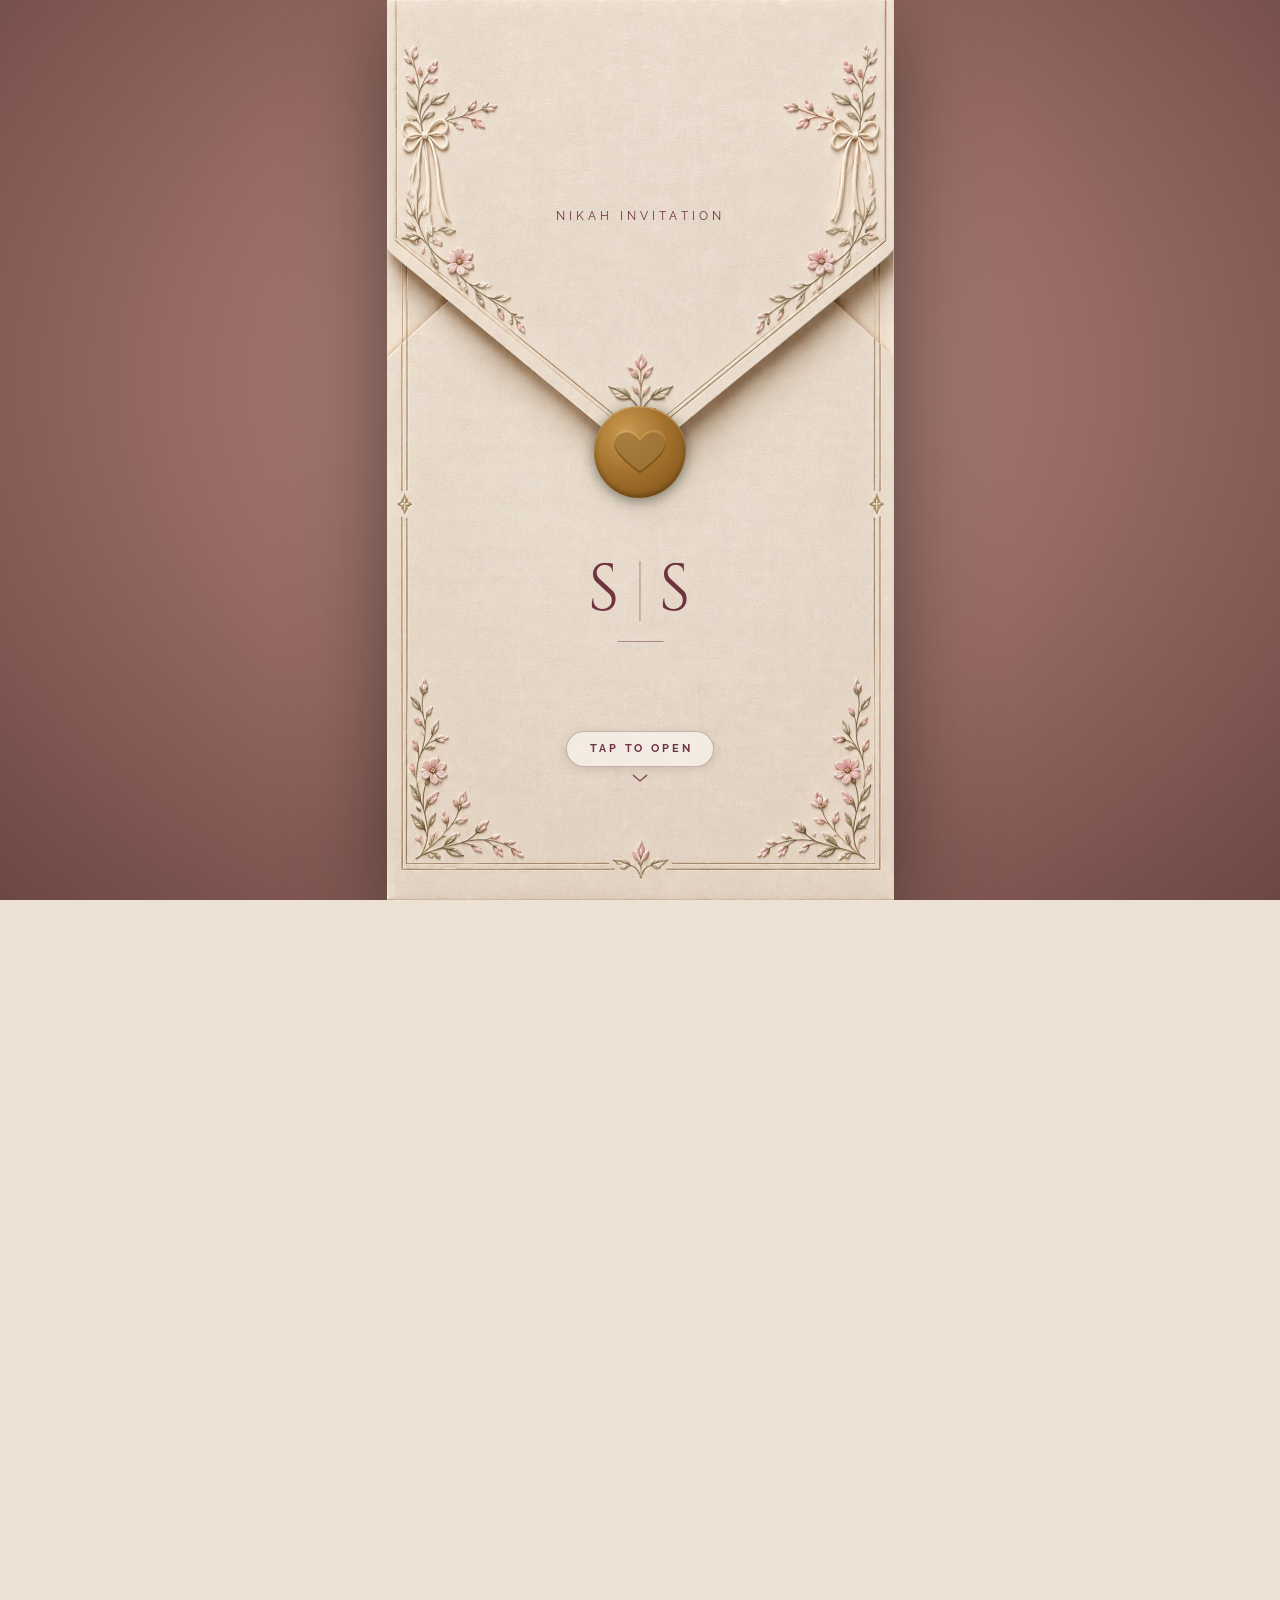
<file: index.html>
<!DOCTYPE html>
<html lang="en">

<head>
  <meta charset="utf-8" />
  <meta name="viewport" content="width=device-width, initial-scale=1, viewport-fit=cover" />
  <meta name="theme-color" content="#4c6546" />
  <title>Aysha Shalofa &amp; Farooq Mohammed Shafeeq — Nikah Invitation</title>
  <meta name="description"
    content="Mr Iliyas &amp; Mrs Maimoona cordially invite you to the Nikah ceremony of their beloved daughter Aysha Shalofa with Farooq Mohammed Shafeeq on Thursday, 10 December 2026 at Royal Garden Beach Resort, Ullal, Mangaluru." />

  <!-- Favicon -->
  <link rel="icon" href="assets/images/favicon.png" type="image/png" />
  <link rel="apple-touch-icon" href="assets/images/favicon.png" />

  <!-- Stylesheet -->
  <link rel="stylesheet" href="style.css" />
</head>

<body>

  <!-- Background Audio Element -->
  <audio id="bg-audio" preload="auto" loop playsinline webkit-playsinline>
    <source src="assets/audio/Music-fixed.mp3" type="audio/mpeg" />
    Your browser does not support the audio element.
  </audio>

  <!-- Floating Music Toggle Button -->
  <button id="music-toggle-btn" type="button" aria-label="Toggle background music">
    <svg width="20" height="20" viewBox="0 0 24 24" fill="none" aria-hidden="true">
      <path d="M9 18V5l12-2v13" stroke="currentColor" stroke-width="1.8" stroke-linecap="round"
        stroke-linejoin="round" />
      <circle cx="6" cy="18" r="3" stroke="currentColor" stroke-width="1.8" />
      <circle cx="18" cy="16" r="3" stroke="currentColor" stroke-width="1.8" />
    </svg>
  </button>


  <!-- ========================================================================
       1. Envelope Opening Screen Overlay
       ======================================================================== -->
  <div id="envelope-overlay" role="button" tabindex="0" aria-label="Tap to open the Nikah invitation">
    <div class="envelope-stage">

      <!-- 1. Interior Backing -->
      <div class="envelope-interior-backing" aria-hidden="true"></div>

      <!-- 2. Sliding Card Inside -->
      <div class="envelope-card-inside" aria-hidden="true">
        <div class="envelope-card-inside-inner">
          <div class="envelope-card-inside-content">
            <p class="envelope-card-inside-bismillah" dir="rtl" lang="ar">
              بِسْمِ اللَّهِ الرَّحْمَٰنِ الرَّحِيمِ
            </p>
          </div>
        </div>
      </div>

      <!-- 3. Lower Pocket Body -->
      <div class="envelope-pocket-body" aria-hidden="true"></div>

      <!-- 4. Upper Flap (Rotates on Open) -->
      <div class="envelope-upper-flap">
        <div class="envelope-flap-text">
          <p id="envelope-subtitle" class="envelope-flap-subtitle">Nikah Invitation</p>
        </div>
      </div>

      <!-- 5. Pocket Monogram & Initials -->
      <div class="envelope-pocket-monogram" aria-hidden="true">
        <div class="envelope-initials-row">
          <span id="envelope-initial-1" class="envelope-initial-letter">S</span>
          <span class="envelope-initials-divider"></span>
          <span id="envelope-initial-2" class="envelope-initial-letter">S</span>
        </div>
        <div class="envelope-monogram-underline"></div>
      </div>

    </div>

    <!-- 6. Gold Wax Seal with Heart Stamp -->
    <div id="wax-seal-wrapper" class="wax-seal-wrapper" aria-hidden="true">
      <div class="wax-seal-container">
        <!-- Left Half of Seal -->
        <div class="wax-seal-half left"></div>
        <!-- Right Half of Seal -->
        <div class="wax-seal-half right"></div>
        <!-- Heart Motif SVG -->
        <svg class="wax-seal-heart-svg" viewBox="0 0 24 24">
          <path
            d="M12 17.6s-4.9-3.2-6.3-6.1c-1-2 .1-4.3 2.3-4.6 1.6-.2 2.9.8 4 2.2 1.1-1.4 2.4-2.4 4-2.2 2.2.3 3.3 2.6 2.3 4.6-1.4 2.9-6.3 6.1-6.3 6.1z"
            fill="#6d4510" opacity=".62" />
          <path
            d="M12 16.9s-4.9-3.2-6.3-6.1c-1-2 .1-4.3 2.3-4.6 1.6-.2 2.9.8 4 2.2 1.1-1.4 2.4-2.4 4-2.2 2.2.3 3.3 2.6 2.3 4.6-1.4 2.9-6.3 6.1-6.3 6.1z"
            fill="#e0b878" opacity=".30" />
        </svg>
      </div>
    </div>

    <!-- 7. Tap to Open Prompt -->
    <div class="tap-to-open-prompt" aria-hidden="true">
      <span class="tap-to-open-badge">Tap to Open</span>
      <svg class="tap-to-open-chevron" width="16" height="9" viewBox="0 0 16 9" fill="none">
        <path d="M1.4 1.4 L8 7 L14.6 1.4" stroke="#6e3540" stroke-width="1.6" stroke-linecap="round"
          stroke-linejoin="round" />
      </svg>
    </div>
  </div>

  <!-- ========================================================================
       2. Main Invitation Content
       ======================================================================== -->
  <main id="invitation-content" class="lt-root">

    <!-- Page 1: Islamic Opening (Bismillah & Transparent Walking Couple) -->
    <section class="lt-page lt-opening-page" aria-label="Bismillah">
      <div class="lt-page-bg-blur" aria-hidden="true"></div>
      <div class="lt-page-bg-crisp" aria-hidden="true"></div>

      <div class="lt-page-inner lt-opening-page-inner">
        <!-- Bud Stem Ornament -->
        <div id="bismillah-bud-slot"></div>
        <!-- Arabic Calligraphy -->
        <p id="bismillah-arabic" class="lt-bismillah-arabic" dir="rtl" lang="ar">
          بِسْمِ اللَّهِ الرَّحْمَٰنِ الرَّحِيمِ
        </p>
        <!-- Translation -->
        <p id="bismillah-trans" class="lt-bismillah-translation">
          In the name of Allah, the Most Gracious, the Most Merciful.
        </p>
        <!-- Animated Stitched Running Needle Divider -->
        <div class="stitch-line-slot" data-width="min(46vw, 200px)"></div>

        <!-- Couple Walking Animation (Directly on Linen Texture) -->
        <div class="lt-walking-container" aria-hidden="true">
          <canvas id="couple-walking-canvas" class="lt-walking-canvas"></canvas>
          <video id="couple-walking-video" class="lt-walking-video" autoplay muted loop playsinline webkit-playsinline x5-playsinline preload="auto">
            <source src="assets/images/couple-walking-pink-new.mp4" type="video/mp4">
          </video>
        </div>
      </div>

      <!-- Bouncing Scroll Hint -->
      <div class="lt-scroll-hint" aria-hidden="true">
        <svg width="18" height="10" viewBox="0 0 18 10" fill="none">
          <path d="M1.5 1.5 L9 8.5 L16.5 1.5" stroke="#a86860" stroke-width="1.6" stroke-linecap="round"
            stroke-linejoin="round" />
        </svg>
      </div>

      <!-- Bottom Stitch Separator -->
      <div class="lt-stitch-separator" aria-hidden="true"></div>
    </section>

    <!-- Page 2: Quranic Verse (Surah Ar-Rum) -->
    <section class="lt-page" aria-label="Surah Ar-Rum Verse">
      <div class="lt-page-bg-blur" aria-hidden="true"></div>
      <div class="lt-page-bg-crisp" aria-hidden="true"></div>

      <div class="lt-page-inner lt-verse-page-inner">
        <!-- Floral Spray Ornament -->
        <div id="verse-spray-slot"></div>
        <!-- Arabic Verse -->
        <p id="verse-arabic" class="lt-verse-arabic" dir="rtl" lang="ar"></p>
        <!-- Citation -->
        <p id="verse-ref" class="lt-verse-reference"></p>
        <!-- English Translation -->
        <p id="verse-trans" class="lt-verse-translation"></p>
        <!-- Animated Stitched Running Needle Divider -->
        <div class="stitch-line-slot" data-width="min(46vw, 200px)"></div>
      </div>

      <!-- Bouncing Scroll Hint -->
      <div class="lt-scroll-hint" aria-hidden="true">
        <svg width="18" height="10" viewBox="0 0 18 10" fill="none">
          <path d="M1.5 1.5 L9 8.5 L16.5 1.5" stroke="#a86860" stroke-width="1.6" stroke-linecap="round"
            stroke-linejoin="round" />
        </svg>
      </div>

      <!-- Bottom Stitch Separator -->
      <div class="lt-stitch-separator" aria-hidden="true"></div>
    </section>

    <!-- Page 3: Hosts and Couple Hero Section -->
    <section class="lt-page lt-hero-page" aria-label="Hosts and Wedding Invitation">
      <div class="lt-page-bg-blur" aria-hidden="true"></div>
      <div class="lt-page-bg-crisp" aria-hidden="true"></div>

      <div class="lt-hero-page-inner">
        <!-- Host Eyebrow -->
        <span id="host-label" class="lt-host-label">WITH GREAT PLEASURE</span>
        <!-- Host Names -->
        <p id="hosted-by" class="lt-hosted-by">Mr Iliyas &amp; Mrs Maimoona</p>
        <!-- Host Address -->
        <p id="host-address" class="lt-host-address">Ullal, Mangaluru</p>
        <!-- Floral Divider Ornament -->
        <div id="hero-divider-slot" class="lt-hero-divider-wrap"></div>
        <!-- Host Intro Text -->
        <p id="host-intro" class="lt-host-intro">Cordially invite you to the nikah ceremony of our<br>beloved daughter
        </p>

        <!-- Couple Names Dashed Outline Box (100% Transparent Interior on Linen Background) -->
        <div class="lt-names-panel">
          <!-- Bride Name & Lineage -->
          <h1 id="bride-name" class="lt-couple-name">Aysha Shalofa</h1>
          <p id="bride-grandparents" class="lt-grandparents-text">Daughter of Mr Iliyas &amp; Mrs Maimoona</p>

          <!-- Names Joiner -->
          <div class="lt-joiner-row">
            <div class="lt-joiner-line"></div>
            <span id="names-joiner" class="lt-joiner-text">with</span>
            <div class="lt-joiner-line"></div>
          </div>

          <!-- Groom Name & Lineage -->
          <h1 id="groom-name" class="lt-couple-name">Farooq Mohammed Shafeeq</h1>
          <p id="groom-parents" class="lt-parents-text">Son of Mr Ummer Farooq &amp; Mrs. Maimuna</p>
          <p id="groom-house" class="lt-house-text" style="display:none"></p>

          <div class="lt-names-footer-divider" aria-hidden="true"></div>
        </div>
      </div>

      <!-- Bouncing Scroll Hint -->
      <div class="lt-scroll-hint" aria-hidden="true">
        <svg width="18" height="10" viewBox="0 0 18 10" fill="none">
          <path d="M1.5 1.5 L9 8.5 L16.5 1.5" stroke="#a86860" stroke-width="1.6" stroke-linecap="round"
            stroke-linejoin="round" />
        </svg>
      </div>

      <!-- Bottom Stitch Separator -->
      <div class="lt-stitch-separator" aria-hidden="true"></div>
    </section>

    <!-- Section 4: Ceremony Details & Embroidery Hoop -->
    <section class="lt-ceremony-section" aria-label="The Nikah Ceremony">
      <!-- Animated Stitched Running Needle Divider -->
      <div class="stitch-line-slot" data-width="min(64vw, 300px)"></div>

      <p class="lt-eyebrow" style="margin-top: 18px;">NIKAH</p>
      <h2 id="ceremony-heading" class="lt-ceremony-heading">The Nikah</h2>
      <p id="ceremony-subtitle" class="lt-ceremony-subtitle">In Sha Allah</p>

      <!-- Wooden Embroidery Hoop Date Display -->
      <div id="ceremony-hoop-slot" class="lt-hoop-container">
        <div class="lt-hoop-inner-content">
          <span id="hoop-weekday" class="lt-hoop-weekday">THURSDAY</span>
          <span id="hoop-day" class="lt-hoop-day">10</span>
          <span id="hoop-month-year" class="lt-hoop-month-year">DECEMBER 2026</span>
          <div class="lt-hoop-divider" aria-hidden="true"></div>
          <span id="hoop-time" class="lt-hoop-time">AT 7:00 PM</span>
        </div>
      </div>

      <!-- Hijri Date & Schedule Note -->
      <p id="hijri-date" class="lt-hijri-date">1 RAJAB 1448 AH</p>
      <p id="lunch-note" class="lt-lunch-note">Nikah followed by Dinner</p>

      <!-- Floral Divider Ornament -->
      <div id="ceremony-divider-slot" style="width: 100%; margin: 30px 0 16px;"></div>

      <!-- Venue Details -->
      <div class="lt-venue-block">
        <span class="lt-venue-label">VENUE</span>
        <h3 class="lt-venue-heading"><a id="venue-name" class="lt-venue-name"
            href="https://maps.app.goo.gl/JpKH8pUQWJ98SSLL7" target="_blank" rel="noopener noreferrer">ROYAL GARDEN
            BEACH RESORT</a></h3>
        <p id="venue-address" class="lt-venue-address">16-91/4, Caico Beach Road, Mukkachery, Ullal, Mangaluru,
          Karnataka 575020, India</p>

        <!-- Action Buttons -->
        <div class="lt-action-buttons">
          <a id="btn-get-directions" class="lt-btn-directions" href="https://maps.app.goo.gl/JpKH8pUQWJ98SSLL7"
            target="_blank" rel="noopener noreferrer">
            <svg width="13" height="13" viewBox="0 0 24 24" fill="none" stroke="currentColor" stroke-width="2"
              stroke-linecap="round" stroke-linejoin="round" aria-hidden="true">
              <path d="M12 21s-7-6.2-7-11a7 7 0 0 1 14 0c0 4.8-7 11-7 11z" />
              <circle cx="12" cy="10" r="2.6" />
            </svg>
            View Location
          </a>

          <!-- Calendar Popover Menu -->
          <div class="lt-calendar-wrapper">
            <button id="btn-calendar-toggle" class="lt-btn-calendar" type="button" aria-haspopup="menu"
              aria-expanded="false">
              <svg width="13" height="13" viewBox="0 0 24 24" fill="none" stroke="currentColor" stroke-width="2"
                stroke-linecap="round" stroke-linejoin="round" aria-hidden="true">
                <rect x="3" y="4" width="18" height="18" rx="2" ry="2" />
                <line x1="16" y1="2" x2="16" y2="6" />
                <line x1="8" y1="2" x2="8" y2="6" />
                <line x1="3" y1="10" x2="21" y2="10" />
              </svg>
              Add to Calendar
            </button>
            <div id="calendar-dropdown" class="lt-calendar-dropdown" role="menu">
              <a id="cal-link-google" href="#" target="_blank" rel="noopener noreferrer" role="menuitem">
                <svg width="15" height="15" viewBox="0 0 24 24" fill="none" stroke="currentColor" stroke-width="2"
                  stroke-linecap="round" stroke-linejoin="round">
                  <rect x="3" y="4" width="18" height="18" rx="2" />
                  <line x1="16" y1="2" x2="16" y2="6" />
                  <line x1="8" y1="2" x2="8" y2="6" />
                  <line x1="3" y1="10" x2="21" y2="10" />
                </svg>
                Google Calendar
              </a>
              <button id="cal-btn-ics" type="button" role="menuitem">
                <svg width="15" height="15" viewBox="0 0 24 24" fill="none" stroke="currentColor" stroke-width="2"
                  stroke-linecap="round" stroke-linejoin="round">
                  <path d="M21 15v4a2 2 0 0 1-2 2H5a2 2 0 0 1-2-2v-4" />
                  <polyline points="7 10 12 15 17 10" />
                  <line x1="12" y1="15" x2="12" y2="3" />
                </svg>
                Apple / Outlook (.ics)
              </button>
            </div>
          </div>
        </div>

        <!-- Dress Code Block -->
        <div class="lt-dress-code-block">
          <span class="lt-dress-code-label">DRESS CODE</span>
          <p id="dress-code-text" class="lt-dress-code-text">Soft Pastel Colours</p>
        </div>
      </div>
    </section>

    <!-- Section 5: Countdown Section -->
    <section class="lt-countdown-section" aria-label="Event Countdown">
      <!-- Animated Stitched Running Needle Divider -->
      <div class="stitch-line-slot" data-width="min(46vw, 220px)"></div>

      <span id="countdown-label" class="lt-countdown-label">Counting down to the Nikah</span>

      <div class="lt-countdown-grid">
        <div class="lt-countdown-box">
          <div class="lt-countdown-card">
            <div class="lt-countdown-stitch" aria-hidden="true"></div>
            <div id="countdown-days" class="lt-countdown-num">00</div>
            <div class="lt-countdown-unit">Days</div>
          </div>
        </div>
        <div class="lt-countdown-box">
          <div class="lt-countdown-card">
            <div class="lt-countdown-stitch" aria-hidden="true"></div>
            <div id="countdown-hours" class="lt-countdown-num">00</div>
            <div class="lt-countdown-unit">Hours</div>
          </div>
        </div>
        <div class="lt-countdown-box">
          <div class="lt-countdown-card">
            <div class="lt-countdown-stitch" aria-hidden="true"></div>
            <div id="countdown-mins" class="lt-countdown-num">00</div>
            <div class="lt-countdown-unit">Mins</div>
          </div>
        </div>
        <div class="lt-countdown-box">
          <div class="lt-countdown-card">
            <div class="lt-countdown-stitch" aria-hidden="true"></div>
            <div id="countdown-secs" class="lt-countdown-num">00</div>
            <div class="lt-countdown-unit">Secs</div>
          </div>
        </div>
      </div>
    </section>

    <!-- Section 6: Footer Section -->
    <footer class="lt-footer-section">
      <!-- Stitch border line -->
      <div class="lt-footer-stitch-border" aria-hidden="true"></div>

      <div class="lt-footer-inner">
        <!-- Floral Spray Ornament -->
        <div id="footer-spray-slot" class="lt-footer-spray-wrap"></div>
        <!-- Couple Cursive Names -->
        <p id="footer-names" class="lt-footer-names">Shalofa &amp; Shafeeq</p>
        <!-- Wedding Date -->
        <p id="footer-date" class="lt-footer-date">10 DECEMBER 2026</p>
        <!-- Attribution -->
        <p class="lt-footer-credit">
          Created with <a href="https://www.instagram.com/shazneen_fathimaaaa?mdxt=YnJ5NnZmMzIya3ht" target="_blank"
            rel="noopener noreferrer">@shazneen_fathimaaaa</a>
        </p>
      </div>
    </footer>

  </main>

  <!-- Application Script -->
  <script src="script.js"></script>
</body>

</html>
</file>
<file: style.css>
/* ==========================================================================
   Linen Thread Pink - Wedding Invitation Stylesheet
   Aysha Shalofa & Farooq Mohammed Shafeeq
   ========================================================================== */

/* --- Google Fonts Import --- */
@import url('https://fonts.googleapis.com/css2?family=Aref+Ruqaa:wght@400;700&family=Cinzel:wght@400;600;700&family=Cormorant+Garamond:ital,wght@0,400;0,500;0,600;1,400;1,500&family=EB+Garamond:ital,wght@0,400;0,500;1,400;1,500&family=Ephesis&family=Great+Vibes&family=Montserrat:ital,wght@0,300;0,400;0,500;0,600;1,300;1,400;1,500&family=Playfair+Display:ital,wght@0,400;0,500;0,600;1,400;1,500&family=Plus+Jakarta+Sans:wght@400;500;600;700&family=Raleway:wght@300;400;600;700&family=Scheherazade+New:wght@400;700&display=swap');

/* --- CSS Custom Properties --- */
:root {
  /* Color Palette */
  --lt-bg-base: #ece1d3;
  --lt-card-bg: #f4ece1;
  --lt-text-ink: #5f5035;
  --lt-text-dark: #6c5c3c;
  --lt-burgundy-light: #a86860;
  --lt-burgundy-primary: #8e544d;
  --lt-burgundy-deep: #6e3540;
  --lt-burgundy-footer: #7d4a44;
  --lt-rose-soft: #e4aea2;
  --lt-rose-petal: #f0c9bf;
  --lt-rose-shade: #cf9188;
  --lt-sage-leaf: #a9a486;
  --lt-sage-stem: #8b8868;
  --lt-thread-stitch: #a5886b;
  --lt-cream-light: #f3e9de;
  --lt-wood-light: #cfa97c;
  --lt-wood-dark: #9a7548;
  --lt-interior-backing: #dccdbb;

  /* Typography */
  --lt-serif: 'Cormorant Garamond', 'Noto Serif', Georgia, serif;
  --lt-display: 'Cormorant Garamond', 'Playfair Display', Georgia, serif;
  --lt-script: 'Great Vibes', cursive;
  --lt-arabic: 'Amiri', 'Scheherazade New', 'Noto Naskh Arabic', serif;
  --lt-arabic-display: 'Aref Ruqaa', 'Amiri', serif;
  --lt-cinzel: 'Cinzel', 'Noto Serif', Georgia, serif;
  --lt-raleway: 'Raleway', sans-serif;

  /* Envelope Aspect Ratio: 941 / 1672 = 0.562799 */
  --envelope-ratio: 0.562799043062201;

  /* Linen weave CSS gradient texture */
  --linen-weave: repeating-linear-gradient(0deg, rgba(120,100,70,.05) 0 1px, transparent 1px 3px),
                 repeating-linear-gradient(90deg, rgba(120,100,70,.05) 0 1px, transparent 1px 3px);
}

/* --- Global Reset & Base Styles --- */
*, *::before, *::after {
  box-sizing: border-box;
  margin: 0;
  padding: 0;
}

html {
  scroll-behavior: smooth;
  -webkit-text-size-adjust: 100%;
  text-size-adjust: 100%;
}

body {
  margin: 0;
  padding: 0;
  background-color: var(--lt-bg-base);
  color: var(--lt-text-ink);
  font-family: var(--lt-serif);
  overflow-x: hidden;
  line-height: 1.5;
  -webkit-font-smoothing: antialiased;
  -moz-osx-font-smoothing: grayscale;
}

button {
  font: inherit;
  border: none;
  background: none;
  cursor: pointer;
}

a {
  color: inherit;
  text-decoration: none;
}

img {
  max-width: 100%;
  display: block;
}

/* ==========================================================================
   Envelope Opening Screen Overlay
   ========================================================================== */
#envelope-overlay {
  position: fixed;
  inset: 0;
  z-index: 100;
  cursor: pointer;
  overflow: hidden;
  opacity: 1;
  background: radial-gradient(ellipse at 50% 42%, #b48a83 0%, #966963 52%, #6d4742 100%);
  transition: opacity 0.75s ease;
}

#envelope-overlay.fading {
  opacity: 0;
  pointer-events: none;
}

#envelope-overlay.hidden {
  display: none !important;
}

.envelope-stage {
  position: absolute;
  inset: 0;
  margin: auto;
  width: min(100vw, calc(100svh * var(--envelope-ratio)));
  height: min(100svh, calc(100vw / var(--envelope-ratio)));
  perspective: 1400px;
  transform-style: preserve-3d;
  animation: fae-settle-c 1.1s cubic-bezier(.16, 1, .3, 1) both;
  filter: drop-shadow(0 18px 46px rgba(20, 26, 12, .55));
}

/* 1. Envelope Interior Backing */
.envelope-interior-backing {
  position: absolute;
  inset: 0;
  background: var(--lt-interior-backing);
}

/* 2. Invitation Card Inside Pocket */
.envelope-card-inside {
  position: absolute;
  left: 11%;
  width: 78%;
  top: 35%;
  height: 55%;
  border-radius: 3px 3px 2px 2px;
  background: #faf8f2;
  padding: 5px;
  box-shadow: 0 -6px 24px rgba(20, 26, 12, .34);
  transform: translateY(0);
  transition: transform 1.15s cubic-bezier(.22, 1, .36, 1) 0.46s;
  z-index: 1;
}

.envelope-card-inside.slide-up {
  transform: translateY(-67%);
}

.envelope-card-inside-inner {
  width: 100%;
  height: 100%;
  position: relative;
  background-image: url('assets/images/linen-thread-bg.webp');
  background-size: cover;
  background-position: center top;
  border: 1px solid rgba(165, 136, 107, 0.53);
}

.envelope-card-inside-content {
  position: absolute;
  inset: 0;
  display: flex;
  align-items: center;
  justify-content: center;
  text-align: center;
  padding: 8%;
}

.envelope-card-inside-bismillah {
  font-family: var(--lt-arabic-display);
  font-size: clamp(16px, 5.6vw, 30px);
  color: var(--lt-burgundy-primary);
  line-height: 1.7;
  margin: 0;
}

/* 3. Lower Pocket Body */
.envelope-pocket-body {
  position: absolute;
  inset: 0;
  background-image: url('assets/images/linen-thread-envelope.webp');
  background-size: 100% 100%;
  clip-path: polygon(0% 27.8%, 46% 49%, 49% 50.2%, 51% 50.2%, 54% 49%, 100% 27.8%, 100% 100%, 0% 100%);
  z-index: 2;
}

/* 4. Upper Flap (animated) */
.envelope-upper-flap {
  position: absolute;
  inset: 0;
  background-image: url('assets/images/linen-thread-envelope.webp');
  background-size: 100% 100%;
  clip-path: polygon(0% 0%, 100% 0%, 100% 27.8%, 54% 49%, 51% 50.2%, 49% 50.2%, 46% 49%, 0% 27.8%);
  transform-origin: top center;
  transform-style: preserve-3d;
  transform: rotateX(0deg);
  transition: transform 1.05s cubic-bezier(.5, 0, .35, 1) 0.3s;
  z-index: 3;
}

.envelope-upper-flap.open {
  transform: rotateX(-168deg);
}

.envelope-flap-text {
  position: absolute;
  top: 23%;
  left: 50%;
  transform: translateX(-50%);
  width: 78%;
  text-align: center;
  color: var(--lt-burgundy-deep);
  opacity: 1;
  transition: opacity 0.3s ease;
}

.envelope-flap-text.fade-out {
  opacity: 0;
}

.envelope-flap-subtitle {
  font-family: var(--lt-raleway);
  font-size: clamp(8px, 1.35svh, 12px);
  font-weight: 400;
  letter-spacing: .34em;
  text-transform: uppercase;
  margin: 0;
  animation: fae-rise .9s cubic-bezier(.16, 1, .3, 1) 0.7s both;
}

/* 5. Pocket Monogram */
.envelope-pocket-monogram {
  position: absolute;
  top: 62%;
  left: 50%;
  transform: translateX(-50%);
  width: 78%;
  text-align: center;
  color: var(--lt-burgundy-deep);
  z-index: 2;
}

.envelope-initials-row {
  display: flex;
  align-items: center;
  justify-content: center;
  gap: clamp(10px, 2.1svh, 18px);
  animation: fae-rise .9s cubic-bezier(.16, 1, .3, 1) 0.9s both;
}

.envelope-initial-letter {
  font-family: var(--lt-cinzel);
  font-weight: 400;
  font-size: clamp(34px, 8.4svh, 66px);
  line-height: 1;
  letter-spacing: .04em;
}

.envelope-initials-divider {
  width: 1px;
  height: clamp(32px, 7.6svh, 60px);
  background: rgba(110, 53, 64, 0.5);
}

.envelope-monogram-underline {
  width: 46px;
  height: 1px;
  background: rgba(110, 53, 64, 0.5);
  margin: 4.4% auto;
  animation: fae-rise .9s cubic-bezier(.16, 1, .3, 1) 1.1s both;
}

/* 6. Gold Wax Seal with Heart */
.wax-seal-wrapper {
  position: absolute;
  left: 50%;
  z-index: 4;
  top: calc(50% + 0.002 * min(100svh, calc(100vw / var(--envelope-ratio))));
  transform: translate(-50%, -50%);
  width: clamp(58px, 11.4svh, 92px);
  height: clamp(58px, 11.4svh, 92px);
  filter: drop-shadow(0 3px 7px rgba(24, 30, 14, .5));
}

.wax-seal-container {
  position: absolute;
  inset: 0;
  animation: fae-seal-strike .72s cubic-bezier(.3, 1.4, .5, 1) .55s both,
             fae-seal-breathe 3.4s ease-in-out 1.4s infinite;
}

.wax-seal-container.cracking {
  animation: none;
}

.wax-seal-half {
  position: absolute;
  inset: 0;
  border-radius: 48% 52% 51% 49% / 50% 47% 53% 50%;
  background: radial-gradient(circle at 34% 28%, #c99a52 0%, #a3712c 46%, #7a4f16 100%);
  box-shadow: inset 0 1px 2px rgba(255, 226, 168, .55), inset 0 -2px 5px rgba(60, 36, 4, .55);
  transform: none;
  opacity: 1;
  transition: transform .8s cubic-bezier(.3, 0, .5, 1), opacity .8s ease .18s;
}

.wax-seal-half.left {
  clip-path: polygon(0 0, 52% 0, 46% 22%, 55% 45%, 47% 68%, 53% 100%, 0 100%);
}

.wax-seal-half.right {
  clip-path: polygon(52% 0, 100% 0, 100% 100%, 53% 100%, 47% 68%, 55% 45%, 46% 22%);
}

.wax-seal-half.left.cracked {
  transform: translate(-16%, 9%) rotate(-19deg);
  opacity: 0;
}

.wax-seal-half.right.cracked {
  transform: translate(16%, 11%) rotate(21deg);
  opacity: 0;
}

.wax-seal-heart-svg {
  position: absolute;
  inset: 0;
  width: 100%;
  height: 100%;
  opacity: 1;
  transition: opacity .22s ease;
  pointer-events: none;
}

.wax-seal-heart-svg.fade-out {
  opacity: 0;
}

/* 7. Tap to Open Prompt */
.tap-to-open-prompt {
  position: absolute;
  bottom: 13%;
  left: 0;
  right: 0;
  display: flex;
  flex-direction: column;
  align-items: center;
  gap: 7px;
  opacity: 1;
  transition: opacity .8s ease;
  animation: fae-prompt-s 2.8s ease-in-out infinite;
  pointer-events: none;
}

.tap-to-open-prompt.fade-out {
  opacity: 0;
  animation: none;
}

.tap-to-open-badge {
  font-family: var(--lt-raleway);
  font-size: clamp(9.5px, 2.6vw, 11px);
  font-weight: 700;
  letter-spacing: .26em;
  padding-left: .26em;
  text-transform: uppercase;
  color: var(--lt-burgundy-deep);
  padding: 9px 20px 9px calc(20px + .26em);
  border: 1px solid rgba(110, 53, 64, 0.33);
  border-radius: 999px;
  background: rgba(255, 252, 248, .58);
  backdrop-filter: blur(2px);
  box-shadow: 0 2px 10px rgba(60, 40, 30, .14);
}

.tap-to-open-chevron {
  display: block;
  opacity: 0.8;
}


/* ==========================================================================
   Main Invitation Content
   ========================================================================== */
.lt-root {
  min-height: 100vh;
  position: relative;
  background-color: var(--lt-bg-base);
  background-image: var(--linen-weave);
  color: var(--lt-text-ink);
  opacity: 0;
  transition: opacity 0.8s ease;
}

.lt-root.visible {
  opacity: 1;
}

/* Individual Fullscreen Card Pages */
.lt-page {
  position: relative;
  width: 100%;
  min-height: 100svh;
  overflow: hidden;
  background-color: var(--lt-bg-base);
  display: flex;
  flex-direction: column;
  align-items: center;
  justify-content: center;
}

/* Blurred background artwork layer */
.lt-page-bg-blur {
  position: absolute;
  inset: -28px;
  background-image: url('assets/images/linen-thread-bg.webp');
  background-size: cover;
  background-position: center;
  filter: blur(24px);
  opacity: 0.95;
}

/* Crisp centered background artwork layer */
.lt-page-bg-crisp {
  position: absolute;
  inset: 0;
  background-image: url('assets/images/linen-thread-bg.webp');
  background-size: auto 100%;
  background-position: center top;
  background-repeat: no-repeat;
}

/* Page inner content container */
.lt-page-inner {
  position: relative;
  z-index: 3;
  text-align: center;
  padding: 0 clamp(32px, 9vw, 50px);
  max-width: 500px;
  width: 100%;
  display: flex;
  flex-direction: column;
  align-items: center;
  margin-top: -8vh;
}

/* Running stitch separator at the bottom of pages */
.lt-stitch-separator {
  position: absolute;
  inset: auto 0 6px 0;
  height: 2px;
  z-index: 3;
  opacity: 0.9;
  background-image: repeating-linear-gradient(90deg, var(--lt-thread-stitch) 0 6px, transparent 6px 11px);
  background-size: 100% 1.2px;
  background-position: center bottom;
  background-repeat: no-repeat;
}

/* Scroll Hint (Chevron bounce at bottom of pages) */
.lt-scroll-hint {
  position: absolute;
  bottom: 58px;
  left: 50%;
  transform: translateX(-50%);
  display: flex;
  flex-direction: column;
  align-items: center;
  gap: 4px;
  z-index: 5;
  cursor: pointer;
  animation: fa-bounce 2.2s ease-in-out infinite;
  transition: opacity 0.5s ease;
}

.lt-scroll-hint.faded {
  opacity: 0;
  pointer-events: none;
}

/* Animated needle running stitch divider */
.lt-stitch-line {
  position: relative;
  width: min(46vw, 200px);
  height: 14px;
  margin: 26px auto 0;
}

.lt-stitch-line svg {
  display: block;
  width: 100%;
  height: 14px;
  clip-path: inset(0 100% 0 0);
  transition: clip-path 1.3s cubic-bezier(.4, 0, .2, 1);
}

.lt-stitch-line.drawn svg {
  clip-path: inset(0 0 0 0);
}

.lt-needle-head {
  position: absolute;
  top: 0;
  left: 0;
  margin-left: -4px;
  line-height: 0;
  opacity: 0;
}

.lt-stitch-line.drawn .lt-needle-head {
  animation: lt-needle 1.3s cubic-bezier(.4, 0, .2, 1) both;
}

/* Label Pill / Eyebrow */
.lt-eyebrow {
  font-family: var(--lt-serif);
  font-weight: 600;
  font-size: 9px;
  letter-spacing: .28em;
  padding-left: .28em;
  text-transform: uppercase;
  color: var(--lt-burgundy-primary);
  opacity: .85;
}

/* ==========================================================================
   Page 1: Bismillah Section
   ========================================================================== */
.lt-bismillah-arabic {
  font-family: var(--lt-arabic-display);
  font-size: clamp(24px, 6.5vw, 36px);
  color: var(--lt-burgundy-primary);
  line-height: 1.7;
  margin: 14px 0 0;
  letter-spacing: .02em;
}

.lt-bismillah-translation {
  font-family: var(--lt-serif);
  font-style: italic;
  font-weight: 500;
  font-size: clamp(14px, 3.8vw, 17px);
  color: var(--lt-text-ink);
  opacity: .88;
  line-height: 1.8;
  margin: 14px auto 0;
  max-width: 360px;
}

/* ==========================================================================
   Page 2: Quranic Verse Section
   ========================================================================== */
.lt-verse-page-inner {
  margin-top: -8vh;
  padding: 0 clamp(22px, 6vw, 40px);
}

.lt-verse-arabic {
  font-family: var(--lt-arabic);
  font-size: clamp(18px, 4.8vw, 26px);
  color: var(--lt-burgundy-primary);
  line-height: 1.85;
  margin: 18px auto 0;
  letter-spacing: .02em;
  max-width: 360px;
}

.lt-verse-reference {
  font-family: var(--lt-serif);
  font-weight: 600;
  font-size: clamp(10.5px, 2.8vw, 12px);
  letter-spacing: .3em;
  padding-left: .3em;
  text-transform: uppercase;
  color: var(--lt-burgundy-primary);
  opacity: .85;
  margin: 14px auto 0;
}

.lt-verse-translation {
  font-family: var(--lt-serif);
  font-style: italic;
  font-weight: 500;
  font-size: clamp(14px, 3.8vw, 17px);
  color: var(--lt-text-ink);
  opacity: .9;
  line-height: 1.75;
  margin: 16px auto 0;
  max-width: 360px;
}

/* ==========================================================================
   Page 1 Opening: Walking Couple Animation
   ========================================================================== */
.lt-opening-page-inner {
  margin-top: -4vh;
  z-index: auto;
}

.lt-walking-container {
  position: relative;
  width: min(65vw, 240px);
  aspect-ratio: 1 / 1.12;
  margin: 10px auto 0;
  display: flex;
  justify-content: center;
  align-items: center;
  background: transparent !important;
  background-color: transparent !important;
  border: none !important;
  box-shadow: none !important;
  border-radius: 0 !important;
  outline: none !important;
  pointer-events: none;
  isolation: isolate;
  -webkit-transform: translate3d(0, 0, 0);
  transform: translate3d(0, 0, 0);
  -webkit-backface-visibility: hidden;
  backface-visibility: hidden;
  -webkit-mask-image: radial-gradient(ellipse 92% 88% at 50% 50%, #000 65%, transparent 100%);
  mask-image: radial-gradient(ellipse 92% 88% at 50% 50%, #000 65%, transparent 100%);
}

.lt-walking-canvas {
  position: absolute;
  top: 0;
  left: 0;
  width: 100%;
  height: 100%;
  display: block;
  background: transparent !important;
  border: none !important;
  box-shadow: none !important;
  border-radius: 0 !important;
  pointer-events: none;
  -webkit-transform: translate3d(0, 0, 0);
  transform: translate3d(0, 0, 0);
  -webkit-backface-visibility: hidden;
  backface-visibility: hidden;
}

.lt-walking-video {
  position: absolute;
  top: 0;
  left: 0;
  width: 100%;
  height: 100%;
  object-fit: cover;
  object-position: 52% bottom;
  display: block;
  background: transparent !important;
  border: none !important;
  box-shadow: none !important;
  border-radius: 0 !important;
  mix-blend-mode: multiply;
  -webkit-transform: translate3d(0, 0, 0);
  transform: translate3d(0, 0, 0);
  -webkit-backface-visibility: hidden;
  backface-visibility: hidden;
  pointer-events: none;
}

/* Hide fallback video once canvas is actively rendering to eliminate double-render or WebKit video layer boxes */
.lt-walking-container.has-canvas .lt-walking-video {
  opacity: 0;
  pointer-events: none;
}

@media (max-height: 700px) {
  .lt-opening-page-inner {
    margin-top: -6vh;
  }
  .lt-walking-container {
    width: min(52vw, 195px);
    margin: 6px auto 0;
  }
}

@media (max-width: 360px) {
  .lt-walking-container {
    width: min(62vw, 210px);
    margin: 8px auto 0;
  }
}

/* ==========================================================================
   Page 3: Hosts and Couple Hero Section
   ========================================================================== */
.lt-hero-page-inner {
  position: relative;
  z-index: 3;
  text-align: center;
  padding: clamp(28px, 6vw, 50px) clamp(16px, 4.5vw, 32px) clamp(16px, 3.5vw, 28px);
  max-width: 440px;
  width: 100%;
  display: flex;
  flex-direction: column;
  align-items: center;
  margin-top: -7vh;
}

@media (min-aspect-ratio: 4/5) {
  .lt-hero-page {
    min-height: 110svh;
  }
}

.lt-host-label {
  font-family: var(--lt-cinzel);
  font-weight: 600;
  font-size: clamp(10.5px, 2.8vw, 12px);
  letter-spacing: .28em;
  padding-left: .28em;
  text-transform: uppercase;
  color: var(--lt-burgundy-primary);
  margin-top: 4px;
}

.lt-hosted-by {
  font-family: var(--lt-display);
  font-style: italic;
  font-weight: 500;
  font-size: clamp(22px, 5.8vw, 29px);
  color: var(--lt-burgundy-primary);
  line-height: 1.25;
  text-align: center;
  margin: 6px 0 0;
  word-break: keep-all;
}

.lt-host-address {
  font-family: var(--lt-serif);
  font-style: italic;
  font-weight: 500;
  font-size: clamp(13.5px, 3.6vw, 15.5px);
  color: var(--lt-text-ink);
  opacity: .85;
  text-align: center;
  margin: 3px 0 0;
  line-height: 1.5;
}

.lt-hero-divider-wrap {
  width: min(60vw, 240px);
  margin: 10px auto 8px;
  display: flex;
  justify-content: center;
}

.lt-host-intro {
  font-family: var(--lt-serif);
  font-style: italic;
  font-size: clamp(14px, 3.8vw, 16.5px);
  font-weight: 400;
  line-height: 1.65;
  color: var(--lt-text-ink);
  opacity: .88;
  text-align: center;
  margin: 0 auto;
  max-width: 320px;
}

/* Couple Names Dashed Box (100% Transparent Interior on Linen Background) */
.lt-names-panel {
  position: relative;
  background: transparent !important;
  background-image: none !important;
  clip-path: none !important;
  box-shadow: none !important;
  border: none;
  border-radius: 2px;
  width: min(90vw, 360px);
  max-width: 360px;
  padding: 8px 12px 6px;
  margin: 8px auto 0;
  box-sizing: border-box;
}

.lt-names-panel-stitch {
  display: none !important;
}

.lt-couple-name {
  font-family: var(--lt-script);
  font-weight: 400;
  font-size: clamp(32px, 8.4vw, 44px);
  color: var(--lt-burgundy-primary);
  line-height: 1.15;
  margin: 0;
  text-align: center;
  word-break: keep-all;
}

.lt-grandparents-text,
.lt-parents-text {
  font-family: var(--lt-serif);
  font-style: italic;
  font-weight: 500;
  font-size: clamp(13px, 3.5vw, 15px);
  color: var(--lt-text-ink);
  opacity: .88;
  margin: 5px 0 0;
  line-height: 1.55;
  white-space: pre-line;
  text-align: center;
}

.lt-joiner-row {
  display: flex;
  align-items: center;
  gap: 14px;
  justify-content: center;
  margin: 8px auto 8px;
  width: 100%;
}

.lt-joiner-line {
  flex: 1;
  height: 1px;
  background: rgba(165, 136, 107, 0.55);
  max-width: 36px;
}

.lt-joiner-text {
  font-family: var(--lt-serif);
  font-style: italic;
  font-weight: 400;
  font-size: 15px;
  color: var(--lt-burgundy-light);
  line-height: 1;
}

.lt-house-text {
  font-family: var(--lt-serif);
  font-style: italic;
  font-weight: 500;
  font-size: clamp(11.5px, 2.9vw, 13px);
  color: var(--lt-text-ink);
  opacity: .85;
  margin: 2px 0 0;
  line-height: 1.5;
  text-align: center;
}

.lt-names-footer-divider {
  display: none !important;
}

/* ==========================================================================
   Section 4: Ceremony Details & Embroidery Hoop
   ========================================================================== */
.lt-ceremony-section {
  position: relative;
  z-index: 1;
  padding: clamp(40px, 7.5vw, 64px) 22px 50px;
  max-width: 680px;
  margin: 0 auto;
  text-align: center;
}

.lt-ceremony-heading {
  font-family: var(--lt-script);
  font-size: clamp(34px, 9vw, 48px);
  color: var(--lt-burgundy-light);
  text-align: center;
  margin: 8px 0 0;
  line-height: 1.2;
}

.lt-ceremony-subtitle {
  font-family: var(--lt-serif);
  font-style: italic;
  font-weight: 500;
  font-size: clamp(13px, 3.5vw, 15px);
  letter-spacing: .04em;
  color: var(--lt-burgundy-primary);
  text-align: center;
  margin: 5px 0 0;
  line-height: 1.5;
}

/* Embroidery Hoop Container */
.lt-hoop-container {
  position: relative;
  width: min(80vw, 340px);
  aspect-ratio: 1;
  margin: 34px auto 0;
  filter: drop-shadow(0 14px 26px rgba(95, 80, 53, .2));
}

.lt-hoop-svg {
  position: absolute;
  inset: 0;
  width: 100%;
  height: 100%;
  overflow: visible;
}

.lt-hoop-inner-content {
  position: absolute;
  inset: 10%;
  display: flex;
  flex-direction: column;
  align-items: center;
  justify-content: center;
  text-align: center;
  z-index: 2;
}

.lt-hoop-weekday {
  font-family: var(--lt-serif);
  font-weight: 600;
  font-size: clamp(11px, 3vw, 13px);
  letter-spacing: .34em;
  text-transform: uppercase;
  color: var(--lt-burgundy-primary);
  padding-left: .34em;
}

.lt-hoop-day {
  font-family: var(--lt-display);
  font-weight: 400;
  font-size: clamp(64px, 19vw, 92px);
  color: var(--lt-text-dark);
  line-height: 1;
  margin: 6px 0 10px;
}

.lt-hoop-month-year {
  font-family: var(--lt-serif);
  font-weight: 600;
  font-size: clamp(12px, 3.2vw, 14px);
  letter-spacing: .36em;
  text-transform: uppercase;
  color: var(--lt-text-ink);
  padding-left: .36em;
}

.lt-hoop-divider {
  width: 44px;
  height: 1px;
  background: var(--lt-thread-stitch);
  margin: 10px 0 8px;
}

.lt-hoop-time {
  font-family: var(--lt-serif);
  font-weight: 600;
  font-size: clamp(13px, 3.5vw, 15px);
  letter-spacing: .3em;
  padding-left: .3em;
  text-transform: uppercase;
  color: var(--lt-burgundy-primary);
  line-height: 1.2;
}

/* Hijri Date and Lunch Note */
.lt-hijri-date {
  font-family: var(--lt-display);
  font-weight: 600;
  font-size: clamp(12px, 3.3vw, 14px);
  letter-spacing: .3em;
  padding-left: .3em;
  text-transform: uppercase;
  color: var(--lt-burgundy-primary);
  margin: 22px 0 0;
}

.lt-lunch-note {
  font-family: var(--lt-display);
  font-style: italic;
  font-weight: 500;
  font-size: clamp(16px, 4.4vw, 18.5px);
  color: var(--lt-text-ink);
  opacity: .92;
  margin: 10px 0 0;
  line-height: 1.6;
}

/* Venue Block */
.lt-venue-block {
  margin-top: 38px;
  text-align: center;
}

.lt-venue-label {
  font-family: var(--lt-serif);
  font-weight: 600;
  font-size: clamp(10.5px, 2.8vw, 12px);
  letter-spacing: .28em;
  padding-left: .28em;
  text-transform: uppercase;
  color: var(--lt-burgundy-primary);
}

.lt-venue-heading {
  margin: 12px auto 0;
  max-width: 540px;
}

.lt-venue-name {
  font-family: var(--lt-display);
  font-weight: 600;
  text-transform: uppercase;
  letter-spacing: .12em;
  padding-left: .12em;
  font-size: clamp(22px, 6vw, 30px);
  color: var(--lt-text-dark);
  line-height: 1.35;
  margin: 0;
  text-decoration: none;
  display: inline-block;
  transition: color 0.2s ease;
}

a.lt-venue-name:hover,
a.lt-venue-name:focus-visible {
  color: var(--lt-burgundy-primary);
  text-decoration: underline;
  text-underline-offset: 4px;
}

.lt-venue-address {
  font-family: var(--lt-serif);
  font-style: italic;
  font-weight: 500;
  font-size: clamp(15.5px, 4.2vw, 18px);
  color: var(--lt-text-ink);
  opacity: .88;
  margin: 10px auto 0;
  line-height: 1.65;
  max-width: 440px;
}

/* Action Buttons (Directions & Calendar) */
.lt-action-buttons {
  display: flex;
  justify-content: center;
  align-items: center;
  gap: 12px;
  flex-wrap: wrap;
  margin-top: 24px;
}

.lt-btn-directions {
  display: inline-flex;
  align-items: center;
  gap: 8px;
  padding: 13px 26px;
  background: linear-gradient(135deg, var(--lt-burgundy-light), var(--lt-burgundy-primary));
  color: #fffaf5;
  text-decoration: none;
  font-family: var(--lt-serif);
  font-size: clamp(11px, 2.8vw, 12px);
  font-weight: 700;
  letter-spacing: .24em;
  text-transform: uppercase;
  border-radius: 100px;
  box-shadow: 0 3px 14px rgba(168, 104, 96, 0.35);
  transition: transform 0.2s ease, box-shadow 0.2s ease;
}

.lt-btn-directions:hover,
.lt-btn-directions:focus-visible {
  transform: translateY(-2px);
  box-shadow: 0 5px 18px rgba(168, 104, 96, 0.45);
}

.lt-calendar-wrapper {
  position: relative;
  display: inline-block;
}

.lt-btn-calendar {
  display: inline-flex;
  align-items: center;
  gap: 8px;
  cursor: pointer;
  padding: 12px 24px;
  border-radius: 100px;
  background: transparent;
  border: 1px solid rgba(168, 104, 96, 0.45);
  color: var(--lt-burgundy-primary);
  font-family: var(--lt-serif);
  font-size: clamp(11px, 2.8vw, 12px);
  font-weight: 700;
  letter-spacing: .24em;
  text-transform: uppercase;
  transition: background-color 0.2s ease, border-color 0.2s ease;
}

.lt-btn-calendar:hover,
.lt-btn-calendar:focus-visible {
  background: rgba(168, 104, 96, 0.08);
  border-color: var(--lt-burgundy-primary);
}

.lt-calendar-dropdown {
  position: absolute;
  top: calc(100% + 8px);
  left: 50%;
  transform: translateX(-50%);
  background: #fffdfa;
  border: 1px solid rgba(165, 136, 107, 0.3);
  border-radius: 12px;
  box-shadow: 0 10px 28px rgba(95, 80, 53, 0.18);
  min-width: 190px;
  padding: 6px;
  display: none;
  z-index: 50;
}

.lt-calendar-dropdown.open {
  display: block;
  animation: lt-rise 0.2s ease both;
}

.lt-calendar-dropdown a,
.lt-calendar-dropdown button {
  display: flex;
  align-items: center;
  gap: 10px;
  width: 100%;
  padding: 10px 14px;
  border-radius: 8px;
  font-family: var(--lt-serif);
  font-size: 12px;
  font-weight: 600;
  color: var(--lt-text-dark);
  text-align: left;
  transition: background 0.15s ease, color 0.15s ease;
}

.lt-calendar-dropdown a:hover,
.lt-calendar-dropdown button:hover {
  background: rgba(168, 104, 96, 0.08);
  color: var(--lt-burgundy-primary);
}

/* Dress Code Block */
.lt-dress-code-block {
  margin-top: 28px;
  text-align: center;
  padding: 14px 28px;
  display: inline-flex;
  flex-direction: column;
  align-items: center;
  gap: 6px;
  background: rgba(244, 236, 225, 0.55);
  border: 1px dashed rgba(168, 104, 96, 0.45);
  border-radius: 12px;
}

.lt-dress-code-label {
  font-family: var(--lt-serif);
  font-weight: 600;
  font-size: clamp(10px, 2.7vw, 11.5px);
  letter-spacing: .28em;
  padding-left: .28em;
  text-transform: uppercase;
  color: var(--lt-burgundy-primary);
  opacity: .88;
}

.lt-dress-code-text {
  font-family: var(--lt-serif);
  font-style: italic;
  font-weight: 600;
  font-size: clamp(15px, 4vw, 17.5px);
  color: var(--lt-text-ink);
  letter-spacing: .02em;
  margin: 0;
}

/* ==========================================================================
   Section 5: Countdown Section
   ========================================================================== */
.lt-countdown-section {
  position: relative;
  z-index: 1;
  padding: 20px 22px 60px;
  max-width: 600px;
  margin: 0 auto;
  text-align: center;
}

.lt-countdown-label {
  font-family: var(--lt-serif);
  font-weight: 600;
  font-size: clamp(11.5px, 3.2vw, 13.5px);
  letter-spacing: .28em;
  padding-left: .28em;
  text-transform: uppercase;
  color: var(--lt-burgundy-primary);
  margin-top: 20px;
  display: block;
}

.lt-countdown-grid {
  display: flex;
  gap: clamp(8px, 2.5vw, 18px);
  justify-content: center;
  flex-wrap: wrap;
  margin-top: 28px;
}

.lt-countdown-box {
  filter: drop-shadow(0 6px 12px rgba(95, 80, 53, .16));
  transition: transform 0.3s ease;
}

.lt-countdown-box:nth-child(1) { transform: rotate(-1.4deg); }
.lt-countdown-box:nth-child(2) { transform: rotate(1.6deg); }
.lt-countdown-box:nth-child(3) { transform: rotate(-1.4deg); }
.lt-countdown-box:nth-child(4) { transform: rotate(1.6deg); }

.lt-countdown-box:hover {
  transform: translateY(-4px) rotate(0deg);
}

.lt-countdown-card {
  position: relative;
  clip-path: polygon(
    0% 4px, 11.11% 0px, 22.22% 4px, 33.33% 0px, 44.44% 4px, 55.56% 0px, 66.67% 4px, 77.78% 0px, 88.89% 4px, 100% 0px,
    calc(100% - 0px) 12.5%, calc(100% - 4px) 25%, calc(100% - 0px) 37.5%, calc(100% - 4px) 50%, calc(100% - 0px) 62.5%, calc(100% - 4px) 75%, calc(100% - 0px) 87.5%, calc(100% - 4px) 100%,
    88.89% calc(100% - 0px), 77.78% calc(100% - 4px), 66.67% calc(100% - 0px), 55.56% calc(100% - 4px), 44.44% calc(100% - 0px), 33.33% calc(100% - 4px), 22.22% calc(100% - 0px), 11.11% calc(100% - 4px), 0% calc(100% - 0px),
    4px 87.5%, 0px 75%, 4px 62.5%, 0px 50%, 4px 37.5%, 0px 25%, 4px 12.5%
  );
  background: var(--lt-card-bg);
  background-image: var(--linen-weave);
  width: clamp(74px, 20vw, 92px);
  padding: 18px 6px 14px;
  text-align: center;
}

.lt-countdown-stitch {
  position: absolute;
  inset: 6px;
  pointer-events: none;
  background-image: 
    repeating-linear-gradient(90deg, var(--lt-thread-stitch) 0 4px, transparent 4px 8px),
    repeating-linear-gradient(90deg, var(--lt-thread-stitch) 0 4px, transparent 4px 8px),
    repeating-linear-gradient(180deg, var(--lt-thread-stitch) 0 4px, transparent 4px 8px),
    repeating-linear-gradient(180deg, var(--lt-thread-stitch) 0 4px, transparent 4px 8px);
  background-size: 100% 1px, 100% 1px, 1px 100%, 1px 100%;
  background-position: top left, bottom left, top left, top right;
  background-repeat: no-repeat;
}

.lt-countdown-num {
  font-family: var(--lt-serif);
  font-weight: 500;
  font-size: clamp(34px, 9.4vw, 44px);
  color: var(--lt-text-dark);
  line-height: 1;
  letter-spacing: -.01em;
}

.lt-countdown-unit {
  font-family: var(--lt-serif);
  font-weight: 700;
  font-size: clamp(10px, 2.7vw, 11.5px);
  letter-spacing: .24em;
  text-transform: uppercase;
  color: var(--lt-burgundy-primary);
  margin-top: 10px;
}

/* ==========================================================================
   Section 6: Footer Section
   ========================================================================== */
.lt-footer-section {
  position: relative;
  z-index: 1;
}

.lt-footer-stitch-border {
  height: 14px;
  position: relative;
  background-image: repeating-linear-gradient(90deg, var(--lt-thread-stitch) 0 6px, transparent 6px 11px);
  background-size: 100% 1.2px;
  background-position: center 6px;
  background-repeat: no-repeat;
  opacity: .9;
}

.lt-footer-inner {
  background: var(--lt-burgundy-footer);
  background-image: var(--linen-weave);
  padding: 34px 24px 44px;
  text-align: center;
  color: var(--lt-cream-light);
}

.lt-footer-spray-wrap {
  display: flex;
  justify-content: center;
}

.lt-footer-names {
  font-family: var(--lt-script);
  font-size: clamp(34px, 9vw, 46px);
  color: var(--lt-cream-light);
  margin: 12px 0 0;
  line-height: 1.2;
}

.lt-footer-date {
  font-family: var(--lt-serif);
  font-weight: 600;
  font-size: clamp(11.5px, 3vw, 13px);
  letter-spacing: .34em;
  padding-left: .34em;
  text-transform: uppercase;
  color: var(--lt-cream-light);
  opacity: .88;
  margin: 14px 0 0;
}

.lt-footer-credit {
  font-family: var(--lt-serif);
  font-weight: 600;
  font-size: 10px;
  letter-spacing: .22em;
  text-transform: uppercase;
  color: var(--lt-cream-light);
  opacity: .6;
  margin: 30px 0 0;
}

.lt-footer-credit a {
  color: var(--lt-cream-light);
  text-decoration: underline;
}

/* ==========================================================================
   Audio Toggle Button (Floating)
   ========================================================================== */
#music-toggle-btn {
  position: fixed;
  bottom: calc(24px + env(safe-area-inset-bottom, 0px));
  right: 24px;
  z-index: 9998;
  width: 44px;
  height: 44px;
  border-radius: 50%;
  background: rgba(15, 15, 15, .65);
  backdrop-filter: blur(12px);
  -webkit-backdrop-filter: blur(12px);
  border: 1px solid rgba(255, 255, 255, .18);
  color: #fff;
  cursor: pointer;
  display: flex;
  align-items: center;
  justify-content: center;
  box-shadow: 0 4px 18px rgba(0, 0, 0, .30);
  transition: opacity .2s ease, transform .15s ease, background .2s ease;
  opacity: 0;
  pointer-events: none;
}

#music-toggle-btn.visible {
  opacity: 1;
  pointer-events: auto;
}

#music-toggle-btn:hover {
  transform: scale(1.06);
  background: rgba(20, 20, 20, .85);
}

#music-toggle-btn:focus-visible {
  outline: 2px solid #fff;
  outline-offset: 2px;
}

/* ==========================================================================
   Keyframe Animations
   ========================================================================== */
@keyframes fae-settle-c {
  0%   { transform: translateY(14px) scale(.965); opacity: 0; }
  100% { transform: translateY(0) scale(1); opacity: 1; }
}

@keyframes fae-rise {
  0%   { opacity: 0; transform: translateY(9px); }
  100% { opacity: 1; transform: translateY(0); }
}

@keyframes fae-seal-strike {
  0%   { opacity: 0; transform: scale(1.5); }
  60%  { opacity: 1; transform: scale(.94); }
  100% { opacity: 1; transform: scale(1); }
}

@keyframes fae-seal-breathe {
  0%, 100% { transform: scale(1); }
  50%      { transform: scale(1.045); }
}

@keyframes fae-prompt-s {
  0%, 100% { opacity: .88; transform: translateY(0); }
  50%      { opacity: 1; transform: translateY(3px); }
}

@keyframes fa-bounce {
  0%, 100% { transform: translateX(-50%) translateY(0); }
  50%      { transform: translateX(-50%) translateY(9px); }
}

@keyframes lt-needle {
  0%   { left: 0%; opacity: 0; }
  7%   { opacity: 1; }
  90%  { opacity: 1; }
  100% { left: 100%; opacity: 0; }
}

@keyframes lt-rise {
  from { opacity: 0; transform: translateY(14px); }
  to   { opacity: 1; transform: translateY(0); }
}

/* Reduced Motion Mode */
@media (prefers-reduced-motion: reduce) {
  *, *::before, *::after {
    animation-duration: 0.01ms !important;
    animation-iteration-count: 1 !important;
    transition-duration: 0.01ms !important;
    scroll-behavior: auto !important;
  }
}
</file>
